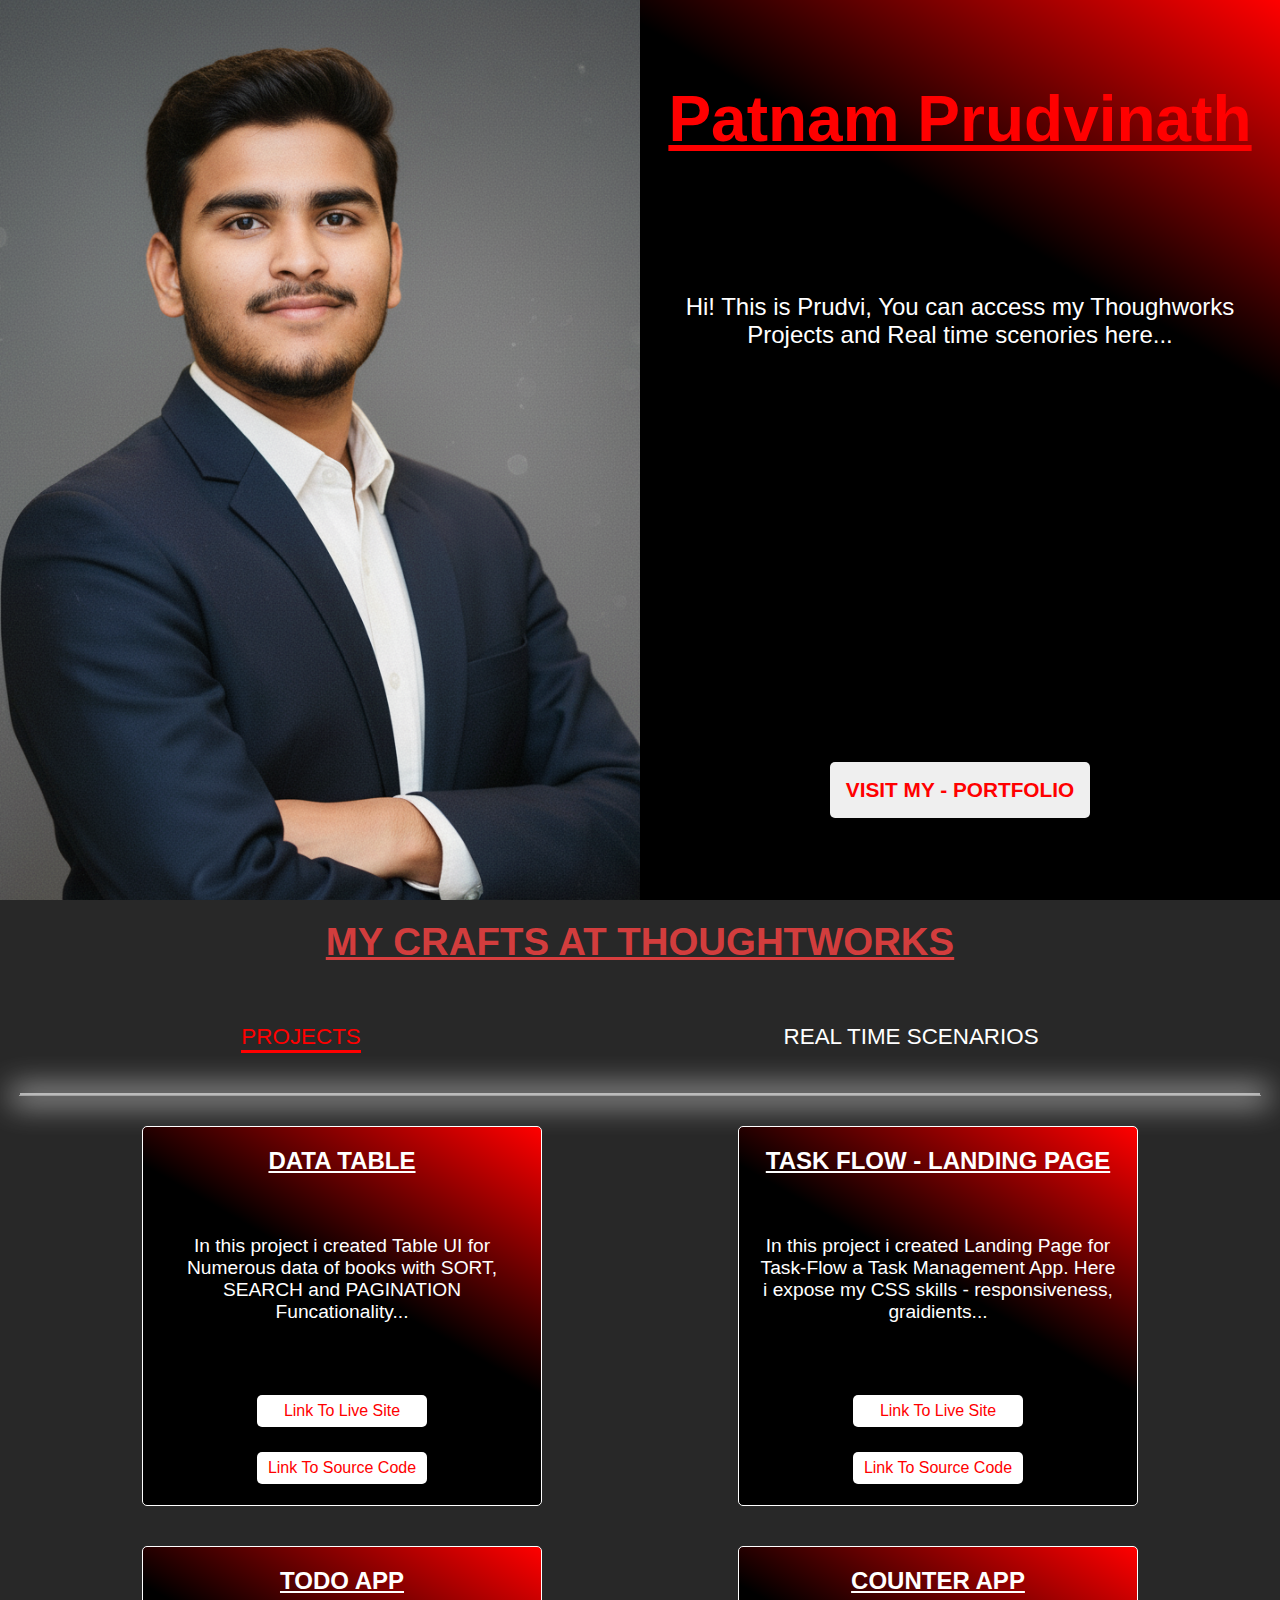
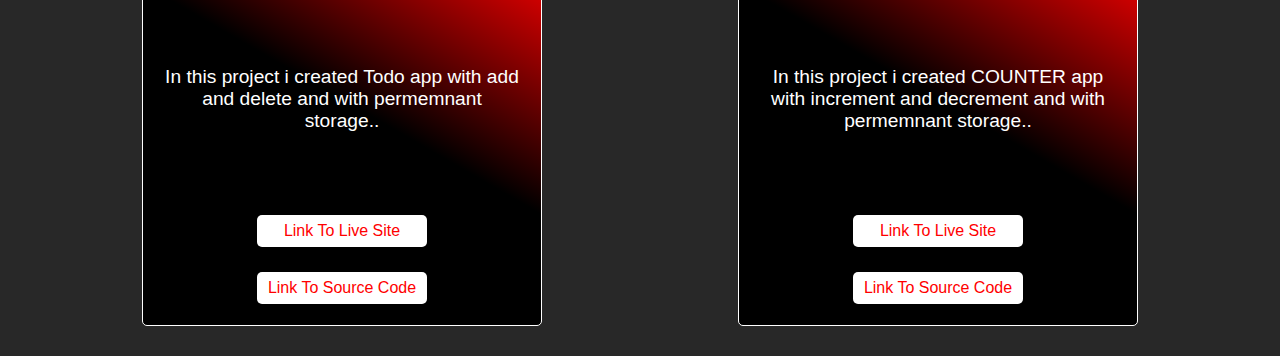
<file: index.html>
<!DOCTYPE html>
<html lang="en">

<head>
  <meta charset="UTF-8">
  <meta name="viewport" content="width=device-width, initial-scale=1.0">
  <title>THOUGHTWORKS PROJECTS - PATNAM PRUDVINATH</title>
  <link rel="shortcut icon" href="prudvi-professional.png" type="image/x-icon">
  <style>
    * {
      margin: 0;
      padding: 0;
      box-sizing: border-box;
    }

    body {
      font-family: 'Segoe UI', Tahoma, Geneva, Verdana, sans-serif;
      box-sizing: border-box;
    }

    .main-container {
      width: 100%;
      height: 100vh;
      display: flex;
      background: linear-gradient(210deg, red, black 24%);
    }

    .image-container {
      width: 50%;
      height: 100%;
    }

    .image-container img {
      width: 100%;
      height: 100%;
      object-fit: cover;
    }

    .description {
      color: white;
      width: 50%;
      padding: 20px;
      display: flex;
      flex-direction: column;
      align-items: center;
      justify-content: space-around;
    }

    .description h1 {
      font-size: clamp(3rem, 6rem, 5vw);
      color: red;
      height: 10%;
      text-decoration: underline;
    }

    .description p {
      font-size: clamp(.73rem, 1.5rem, 3vw);
      text-align: center;
      height: 40%;
    }

    .description button {
      font-size: 1.3rem;
      padding: .76em;
      color: red;
      font-weight: 600;
      border: none;
      border-radius: 5px;
      cursor: pointer;
    }

    .description button:hover {
      color: black;
    }

    .project-container {
      width: 100%;
      background-color: rgb(40, 40, 40);
      height: auto;
    }

    h2 {
      text-align: center;
      color: rgba(250, 67, 67, 0.84);
      padding-block: 20px;
      font-size: clamp(1rem, 5rem, 3vw);
      text-decoration: underline;
    }

    .project-container ul {
      display: flex;
      color: white;
      gap: 20px;
      font-size: 1.4rem;
      padding-inline: 20px;
      justify-content: space-around;
      padding-block: 40px;
      margin-inline: 20px;
      border-bottom: 2px solid rgba(255, 255, 255, 0.564);
    }

    .spray {
      width: 97%;
      height: 1px;
      box-shadow: 0 0 30px 8px rgba(255, 255, 255, 0.653);
      display: flex;
      background-color: rgba(255, 255, 255, 0.571);
      justify-self: center;
    }

    .project-container ul li {
      list-style: none;
      cursor: pointer;
    }

    .active {
      color: red;
      border-bottom: 3px solid red;
    }

    .projects,
    .real-time {
      min-height: 50vh;
    }

    .real-time {
      display: flex;
      align-items: center;
      justify-content: center;
    }

    .nowork {
      color: white;
    }

    .projects {
      width: 90%;
      display: flex;
      align-items: center;
      justify-content: space-around;
      justify-self: center;
      padding-block: 30px;
      flex-wrap: wrap;
      gap: 40px;
    }

    .project {
      width: 400px;
      max-width: 50%;
      height: 380px;
      background-color: gray;
      border: 1.5px solid white;
      border-radius: 5px;
      background: linear-gradient(210deg, red, black 44%);
      transition: all 3s;
    }

    .project:hover {
      transform: rotate(-3deg) scale(1.2);
    }

    .project h3 {
      text-align: center;
      padding-block: 10px;
      color: white;
      font-size: 1.5rem;
      height: 10%;
      text-decoration: underline;
      margin-top: 10px;
    }

    .project p {
      width: 100%;
      font-size: 1.2rem;
      height: 55%;
      text-align: center;
    }

    .links {
      display: flex;
      flex-direction: column;
      height: 30%;
      align-items: center;
      justify-content: space-around;
    }

    .links button {
      width: 170px;
      padding: .45em .2em;
      border: none;
      border-radius: 5px;
      cursor: pointer;
      color: red;
      background-color: white;
      font-size: 1em;
    }

    .links button:hover {
      color: black;
    }
  </style>
</head>

<body>
  <div class="main-container">
    <div class="image-container">
      <img src="prudvi-professional.png" alt="my-profile-photo">
    </div>
    <div class="description">
      <h1>Patnam Prudvinath</h1>
      <p>Hi! This is Prudvi, You can access my Thoughworks Projects and Real time scenories here...</p>
      <a href="https://prudvinath16.github.io/MY-PORTFOLIO"><button>VISIT MY - PORTFOLIO</button></a>
    </div>
  </div>
  <div class="project-container">
    <h2>MY CRAFTS AT THOUGHTWORKS</h2>
    <div class="nav">
      <ul>
        <li class="projects-link active">PROJECTS</li>
        <li class="real-time-link">REAL TIME SCENARIOS</li>
      </ul>
      <div class="spray"></div>
    </div>
    <div class="projects">
      <div class="project">
        <h3 class="project-title">DATA TABLE</h3>
        <p class="description">In this project i created Table UI for Numerous data of books with SORT, SEARCH and
          PAGINATION Funcationality...</p>
        <div class="links">
          <a href="offline/mini-project(data-table)/"><button>Link To Live Site</button></a>
          <a href="https://github.com/PRUDVINATH16/Thoughtworks/tree/main/offline/mini-project(data-table)"><button>Link
              To Source Code</button></a>
        </div>
      </div>

      <div class="project">
        <h3 class="project-title">TASK FLOW - LANDING PAGE</h3>
        <p class="description">In this project i created Landing Page for Task-Flow a Task Management App.
          Here i expose my CSS skills - responsiveness, graidients...
        </p>
        <div class="links">
          <a href="online/mini-project/"><button>Link To Live Site</button></a>
          <a href="https://github.com/PRUDVINATH16/Thoughtworks/tree/main/online/mini-project"><button>Link
              To Source Code</button></a>
        </div>
      </div>

      <div class="project">
        <h3 class="project-title">TODO APP</h3>
        <p class="description">In this project i created Todo app with add and delete and with permemnant storage..
        </p>
        <div class="links">
          <a href="offline/storage/todo-app.html"><button>Link To Live Site</button></a>
          <a href="https://github.com/PRUDVINATH16/Thoughtworks/blob/main/offline/storage/todo-app.html"><button>Link
              To Source Code</button></a>
        </div>
      </div>

      <div class="project">
        <h3 class="project-title">COUNTER APP</h3>
        <p class="description">In this project i created COUNTER app with increment and decrement and with permemnant storage..
        </p>
        <div class="links">
          <a href="offline/storage/counter-app.html"><button>Link To Live Site</button></a>
          <a href="https://github.com/PRUDVINATH16/Thoughtworks/blob/main/offline/storage/counter-app.html"><button>Link
              To Source Code</button></a>
        </div>
      </div>
    </div>
    <div class="real-time" style="display: none;">
      <h2 class="nowork">NO WORKS YET!!</h2>
    </div>
  </div>
  <div class="real-time" style="display: none;">
    <h2 class="nowork">NO WORKS YET!!</h2>
  </div>
  </div>

  <script>

    const real_link = document.querySelector('.real-time-link');
    const pro_link = document.querySelector('.projects-link');
    const real_div = document.querySelector('.real-time');
    const projects_div = document.querySelector('.projects');

    real_link.addEventListener('click', () => {
      pro_link.classList.remove('active');
      real_link.classList.add('active');

      real_div.style.display = "flex";
      projects_div.style.display = "none";
    });

    pro_link.addEventListener('click', () => {
      pro_link.classList.add('active');
      real_link.classList.remove('active');

      real_div.style.display = "none";
      projects_div.style.display = "flex";
    });

  </script>
</body>

</html>
</file>
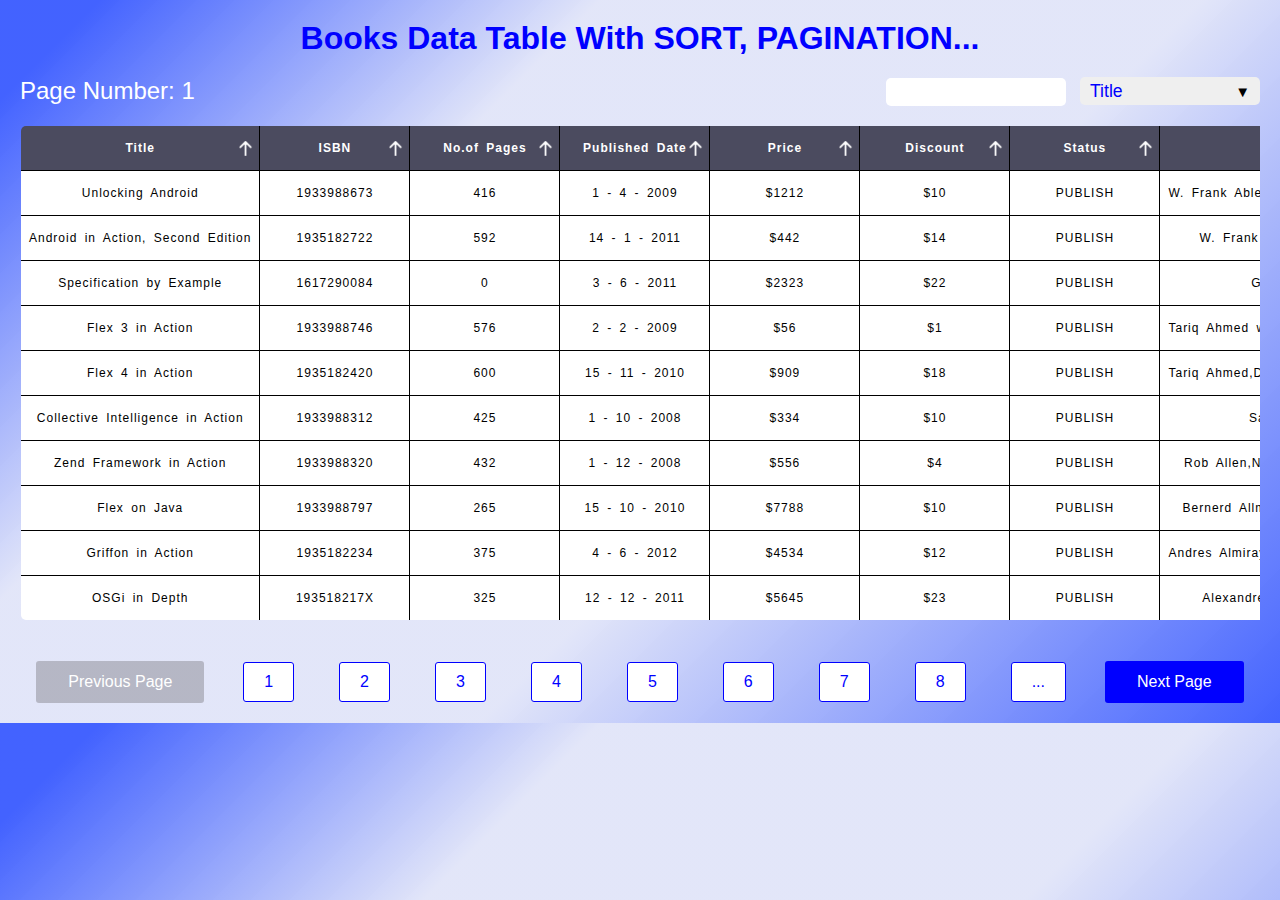
<file: offline/mini-project(data-table)/index.html>
<!DOCTYPE html>
<html lang="en">

<head>
  <meta charset="UTF-8">
  <meta name="viewport" content="width=device-width, initial-scale=1.0">
  <title>BOOKS DATA TABLE</title>

  <link rel="stylesheet" href="index.css">
</head>

<body>
  <h1>Books Data Table With SORT, PAGINATION...</h1>
  <div class="page-description search-container">
    <h2 class="page-number"></h2>
    <div class="search-div select-wrapper">
      <input type="text" class="input-search">
      <select name="" id="">
        <option value="title">Title</option>
        <option value="authors">Authors</option>
        <option value="categories">Categories</option>
      </select>
    </div>
  </div>
  <div class="table-container">
    <table>
      <thead>
        <tr>
          <th>
            Title
          </th>
          <th>
            ISBN
          </th>
          <th>
            No.of Pages
          </th>
          <th>
            Published Date
          </th>
          <th>
            Price
          </th>
          <th>
            Discount
          </th>
          <th>
            Status
          </th>
          <th>
            Authors
          </th>
          <th>
            Categories
          </th>
          <th>
            Thumnail URL
          </th>
          <th>
            Short Description
          </th>
          <th>
            Long Description
          </th>
        </tr>
      </thead>

      <tbody></tbody>
    </table>
  </div>

  <div class="pagenation-container">
    <button class="btn-prev" disabled>Previous Page</button>
    <div class="numbers">
      <span>1</span><span>2</span><span>3</span><span>4</span><span>5</span><span>6</span><span>7</span><span>8</span><span>...</span>
    </div>
    <button class="btn-next">Next Page</button>
  </div>

  <script src="data.js"></script>
  <script src="index.js"></script>
</body>

</html>
</file>
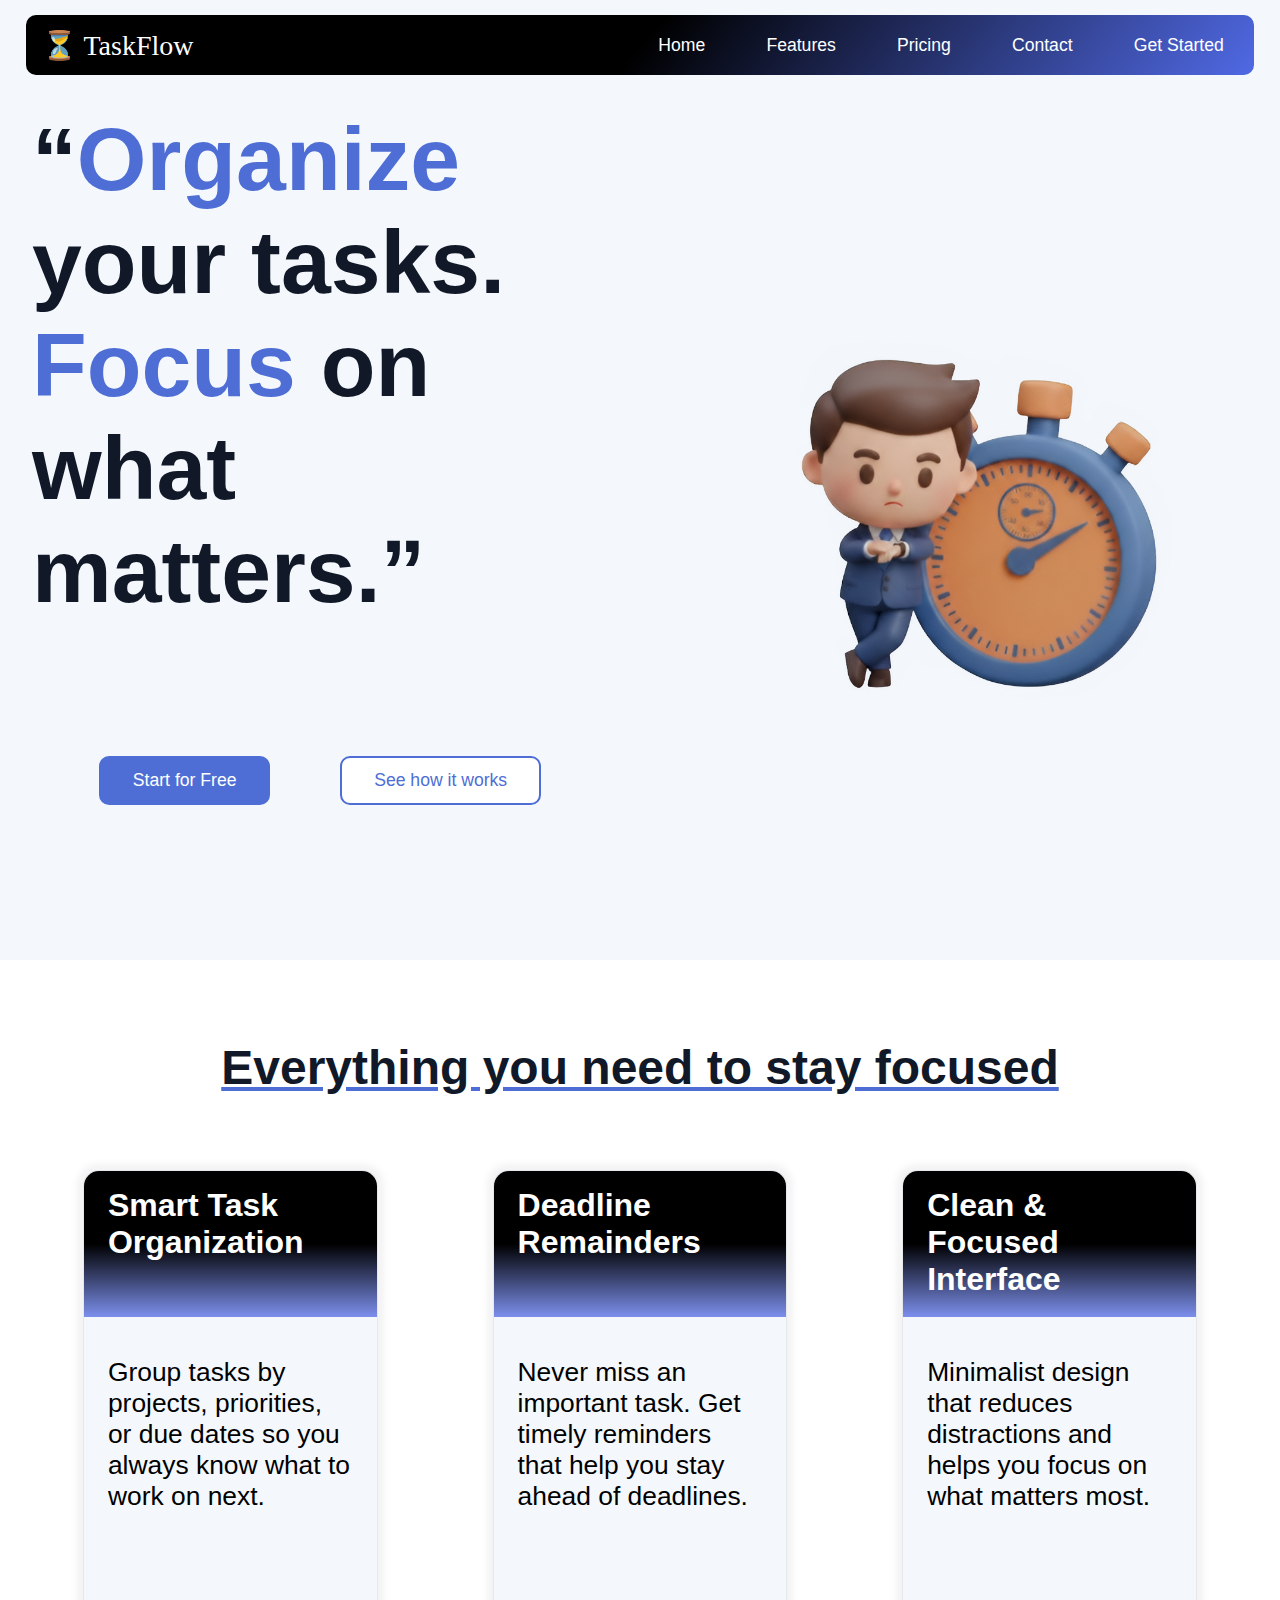
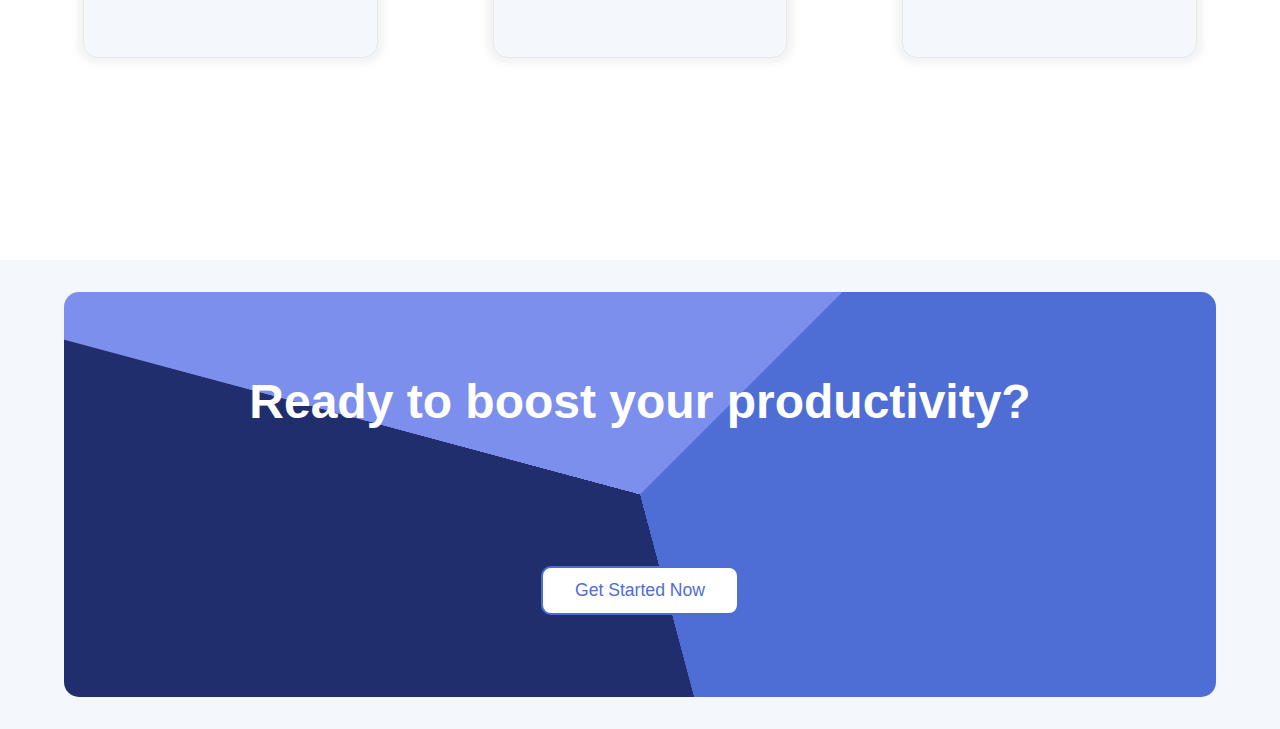
<file: online/mini-project/index.html>
<!DOCTYPE html>
<html lang="en">

<head>
  <meta charset="UTF-8">
  <meta name="viewport" content="width=device-width, initial-scale=1.0">
  <title>TaskFlow - Simple Task Management App</title>

  <link rel="stylesheet" href="index.css">
</head>

<body>
  <main>
    <header>
      <div class="logo">
        <p>⏳ TaskFlow</p>
      </div>
      <input type="checkbox" id="label-for-nav" style="display: none;">
      <nav>
        <ul>
          <li>Home</li>
          <li>Features</li>
          <li>Pricing</li>
          <li>Contact</li>
          <li>Get Started</li>
        </ul>
      </nav>
      <div class="hamburger">
        <label for="label-for-nav"><img src="more.png" alt="more options" ></label>
      </div>
    </header>

    <div class="hero-section">
      <div class="heading-section">
        <div class="heading">
          <h1>“<span>Organize</span> your tasks. <span>Focus</span> on what matters.”</h1>
        </div>
        <div class="button-section">
          <button>Start for Free</button>
          <button>See how it works</button>
        </div>
      </div>
      <div class="image-section">
        <img src="time-management-icon.png" alt="time management image">
      </div>
    </div>

    <div class="features-section">
      <h2>Everything you need to stay focused</h2>
      <div class="cards">
        <div class="card">
          <h3>Smart Task Organization</h3>
          <p>Group tasks by projects, priorities, or due dates so you always know what to work on next.</p>
        </div>
        <div class="card">
          <h3>Deadline Remainders</h3>
          <p>Never miss an important task. Get timely reminders that help you stay ahead of deadlines.</p>
        </div>
        <div class="card">
          <h3>Clean & Focused Interface</h3>
          <p>Minimalist design that reduces distractions and helps you focus on what matters most.</p>
        </div>
      </div>
    </div>

    <div class="cta-section">
      <h2>Ready to boost your productivity?</h2>
      <button>Get Started Now</button>
    </div>
  </main>

  <script>
    /* function navigation() {
      let nav = document.querySelector("nav");
      nav.classList.toggle("nav2");
      document.querySelector("ul").classList.toggle("ul2");
    } */
  </script>
</body>

</html>
</file>
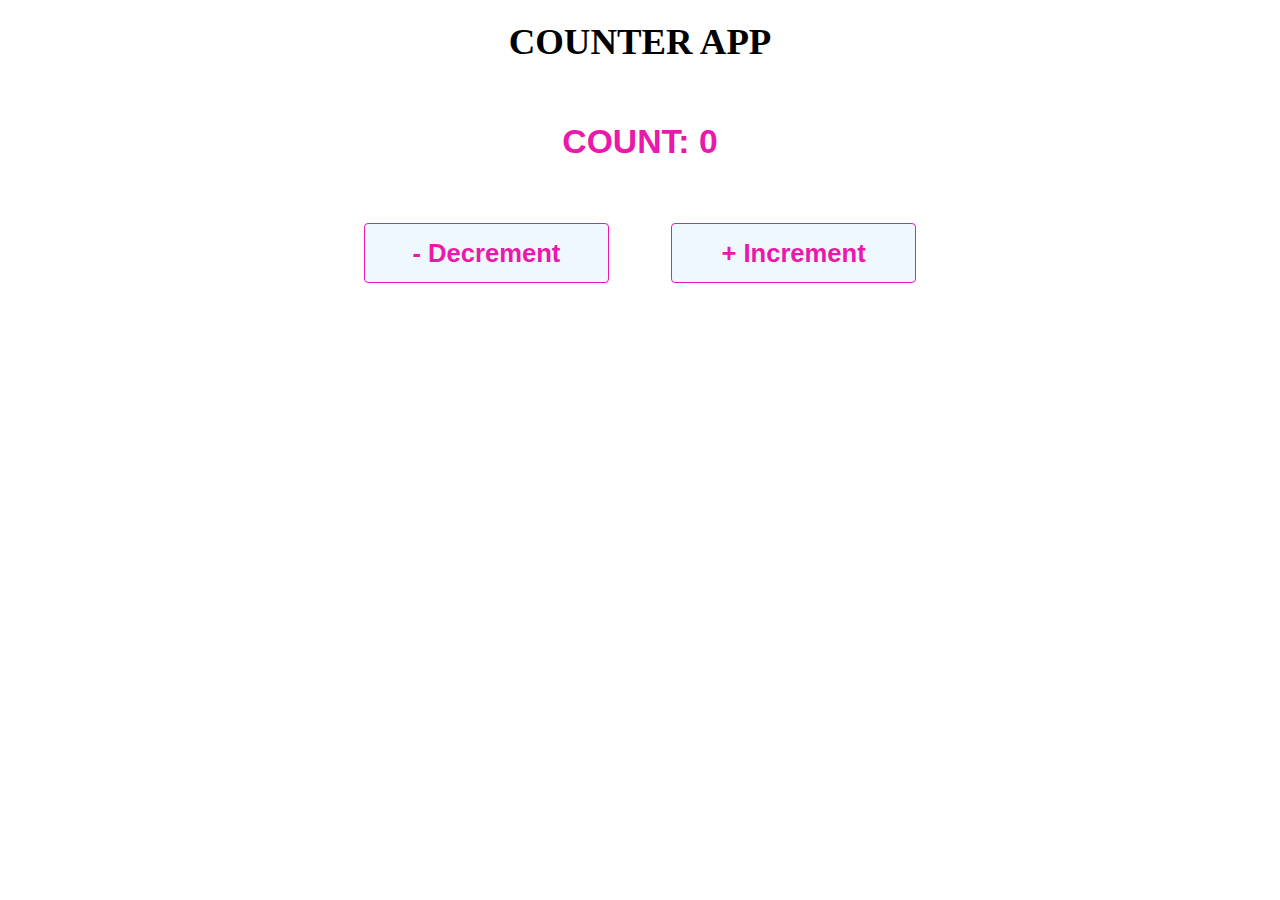
<file: offline/storage/counter-app.html>
<!DOCTYPE html>
<html lang="en">

<head>
  <meta charset="UTF-8">
  <meta name="viewport" content="width=device-width, initial-scale=1.0">
  <title>COUNTER APP</title>

  <style>
    * {
      margin: 0;
      padding: 0;
      box-sizing: border-box;
      font-family: Verdana, Geneva, Tahoma, sans-serif;
    }

    h2 {
      font-family: cursive;
      font-size: 2.3rem;
      text-align: center;
      margin-block: 20px;
    }

    .main-container {
      width: 80%;
      display: flex;
      justify-self: center;
      flex-direction: column;
    }

    .counter {
      width: 100%;
      height: 60px;
      font-size: 1.8rem;
      text-align: center;
      color: rgb(234, 24, 171);
      margin-top: 40px;
    }

    .buttons {
      width: 60%;
      display: flex;
      justify-content: space-around;
      align-self: center;
      height: 60px;
      margin-top: 40px;
    }

    button {
      width: 40%;
      font-size: 1.6rem;
      color: rgb(234, 24, 171);
      background-color: aliceblue;
      border: 1.8px solid rgb(234, 24, 171);
      cursor: pointer;
      font-weight: 700;
      transition: all 2s;
      border-radius: 4px;
    }

    button:hover {
      background-color: rgb(234, 24, 171);
      color: aliceblue;
    }
  </style>
</head>

<body>

  <h2>COUNTER APP</h2>

  <div class="main-container">
    <div class="counter">
      <h3>COUNT: 0</h3>
    </div>
    <div class="buttons">
      <button class="dec"> - Decrement</button>
      <button class="inc"> + Increment</button>
    </div>
  </div>

  <script>

    let count = 0;
    const count_ele = document.querySelector('h3');

    if (localStorage.getItem('count')) {
      count = localStorage.getItem('count');
      count_ele.textContent = `COUNT: ${count}`;
    }

    document.querySelector('.inc').addEventListener('click', () => {
      count++;
      localStorage.setItem('count', count);
      count_ele.textContent = `COUNT: ${count}`;
    });

    document.querySelector('.dec').addEventListener('click', () => {
      count--;
      localStorage.setItem('count', count);
      count_ele.textContent = `COUNT: ${count}`;
    })

  </script>

</body>

</html>
</file>
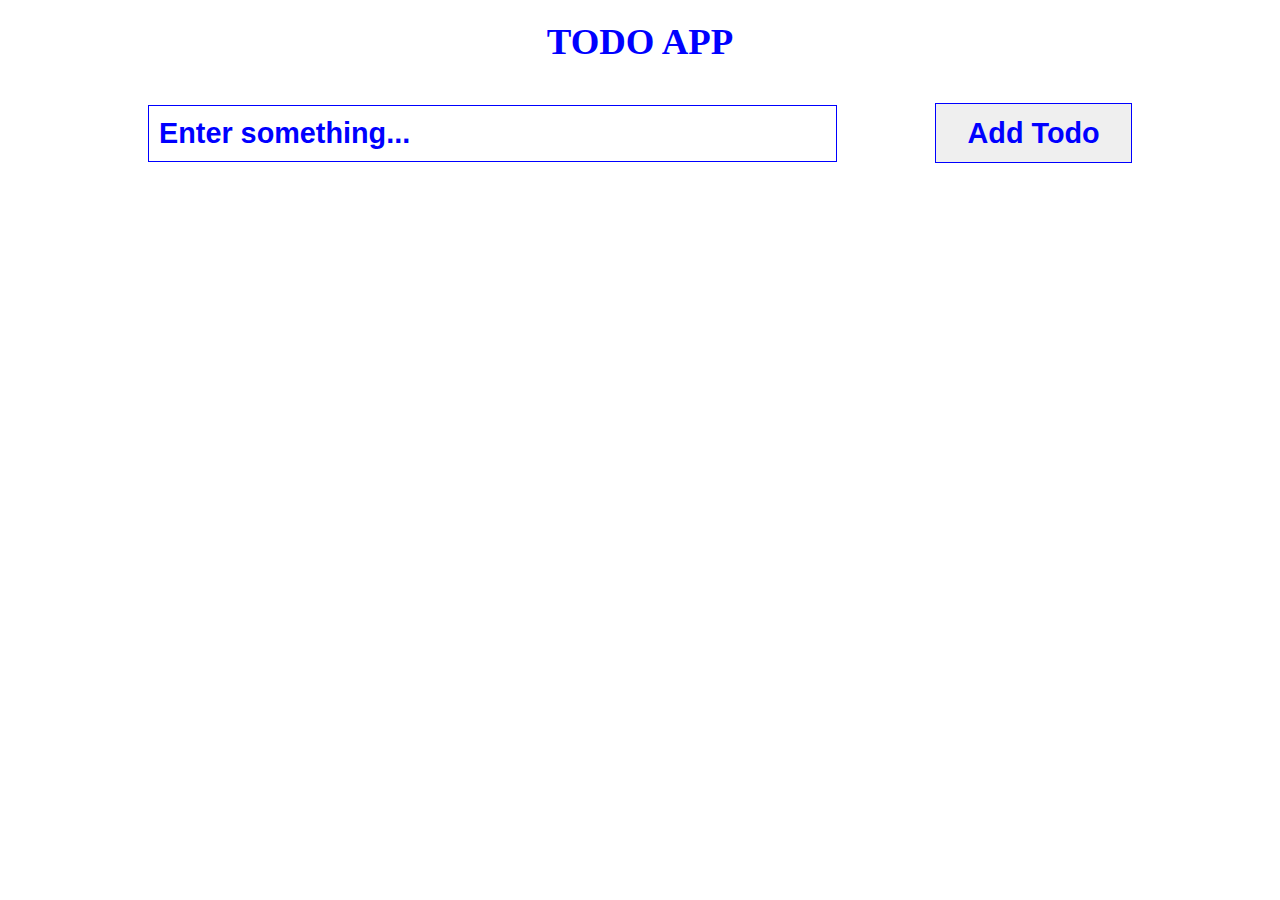
<file: offline/storage/todo-app.html>
<!DOCTYPE html>
<html lang="en">

<head>
  <meta charset="UTF-8">
  <meta name="viewport" content="width=device-width, initial-scale=1.0">
  <title>TODO</title>

  <style>
    * {
      margin: 0;
      padding: 0;
      box-sizing: border-box;
    }

    h2 {
      text-align: center;
      font-size: 2.3rem;
      margin-block: 20px;
      font-family: cursive;
      color: blue;
    }

    .main-container {
      width: 80%;
      display: flex;
      justify-self: center;
      height: auto;
      padding: 20px;
      flex-direction: column;
      /* background-color: gray; */
    }

    .main-container .input-section {
      width: 100%;
      height: 60px;
      display: flex;
      align-items: center;
      justify-content: space-between;
      position: sticky;
      top: 10px;
      background-color: white;
    }

    .input-section input {
      width: 70%;
      height: 95%;
      font-size: 1.8rem;
      padding-left: 10px;
      font-weight: 600;
      color: blue;
      border: 1.3px solid blue;
    }

    .input-section input:focus {
      outline: 5px solid rgba(172, 172, 231, 0.833);
    }

    .input-section input::placeholder {
      color: blue;
    }

    .input-section button,
    li button {
      width: 20%;
      height: 100%;
      font-size: 1.8rem;
      color: blue;
      font-weight: 600;
      cursor: pointer;
      border: 1.3px solid blue;
    }

    .input-section button:hover,
    li button:hover {
      outline: 5px solid rgba(172, 172, 231, 0.833);
    }

    .todos-section {
      width: 100%;
    }

    ul {
      margin-block: 40px;
    }

    li {
      list-style: none;
      font-weight: 600;
      color: blue;
      font-size: 2rem;
      font-family: 'Segoe UI', Tahoma, Geneva, Verdana, sans-serif;
      display: flex;
      height: 60px;
      justify-content: space-between;
      align-items: center;
      margin-bottom: 10px;
    }

    li input[type="checkbox"] {
      width: 40px;
      height: 40px;
      accent-color: rgb(125, 104, 242);
    }

    li input[type="checkbox"]:checked+span {
      text-decoration: line-through;
      text-decoration-color: rgb(125, 104, 242);
    }

    li span {
      width: 60%;
      height: 100%;
      display: flex;
      align-items: center;
      text-transform: uppercase;
    }

    .no-todos {
      text-align: center;
      font-family: 'Lucida Sans';
      font-size: 2rem;
      color: blue;
      font-weight: 600;
    }

    .block {
      display: flex;
      gap: 20px;
      align-items: center;
    }

    /* ================= RESPONSIVE ================= */

    @media (max-width: 768px) {

      h2 {
        font-size: 1.8rem;
      }

      .main-container {
        width: 95%;
        padding: 10px;
      }

      .main-container .input-section {
        flex-direction: column;
        height: auto;
        gap: 10px;
        position: static;
      }

      .input-section input {
        width: 100%;
        height: 50px;
        font-size: 1.2rem;
      }

      .input-section button {
        width: 100%;
        height: 50px;
        font-size: 1.2rem;
      }

      ul {
        margin-block: 20px;
      }

      li {
        flex-direction: column;
        align-items: flex-start;
        height: auto;
        padding: 10px;
        gap: 10px;
        font-size: 1.2rem;
      }

      li span {
        width: 100%;
        height: auto;
      }

      li input[type="checkbox"] {
        width: 25px;
        height: 25px;
        display: inline;
      }

      li button {
        width: 100%;
        height: 45px;
        font-size: 1.1rem;
      }

      .no-todos {
        font-size: 1.3rem;
      }
    }
  </style>
</head>

<body>
  <h2>TODO APP</h2>
  <div class="main-container">
    <div class="input-section">
      <input type="text" required placeholder="Enter something...">
      <button class="add-todo-btn">Add Todo</button>
    </div>
    <div class="todos-section">
      <ul></ul>
    </div>
  </div>

  <script>

    let todos = [];

    document.querySelector('input').addEventListener('keydown', (e) => {
      if (e.key == 'Enter') {
        addTodo();
      }
    })

    if (localStorage.getItem('todos')) {
      todos = JSON.parse(localStorage.getItem('todos'));
      genTodoUI();
    }

    document.querySelector('.add-todo-btn').addEventListener('click', addTodo);

    function addTodo() {
      let input_val = document.querySelector('input');
      if (!input_val.value) return;
      todos.push({ name: input_val.value, checked: false });
      input_val.value = '';
      localStorage.setItem('todos', JSON.stringify(todos));
      genTodoUI();
    }


    function genTodoUI() {
      let ulList = document.querySelector('ul');
      ulList.innerHTML = '';
      let liHTML = '';

      todos.forEach((todo, index) => {
        liHTML += `<li><div class="block"><input type="checkbox" class="checkbox" ${todo.checked ? 'checked' : 'unchecked'}  data-index="${index}"><span>${todo.name}</span></div><button data-index="${index}">Delete</button></li>`;
      });

      if (liHTML == '') {
        liHTML = "<p class='no-todos'>No Todo's yet</p>";
      }

      ulList.innerHTML = liHTML;
    }

    document.querySelector('.todos-section').addEventListener('click', (e) => {

      if (e.target.classList.contains('checkbox')) {
        index = e.target.dataset.index;

        todos[index].checked = !todos[index].checked;
        localStorage.setItem('todos', JSON.stringify(todos));
        genTodoUI();
      }

      if (e.target.textContent == "Delete") {
        index = Number(e.target.dataset.index);

        // let t2 = []
        // for (let i = 0; i < todos.length; i++) {
        //   if (i != index) t2.push(todos[i])
        // }
        // todos = t2;
        todos.splice(index, 1);

        // console.log(todos)
        // t1 = todos.slice(0, index).concat(todos.slice(index+1));
        // console.log(t1)
        // t2 = todos.slice(index+1)
        // console.log(t1, t2)
        // t3 = []
        // t3 = [...t1, ...t2]
        // console.log(t3)

        // let t2 = todos.reduce( (t1, t3) => {
        //   if(t3 != todos[index]){
        //     t1.push(t3)
        //   }
        //   return t1;
        // }, [])

        // todos = t2

        localStorage.setItem('todos', JSON.stringify(todos));
        genTodoUI();
      } else {
        return;
      }

    });
  </script>
</body>

</html>
</file>
<file: offline/mini-project(data-table)/index.css>
:root {}

body {
  background: linear-gradient(135deg, rgba(4, 46, 255, 0.749) 5%, rgba(214, 219, 246, 0.699) 30%, rgba(214, 219, 246, 0.699) 60%, rgba(4, 46, 255, 0.749));
}

* {
  margin: 0;
  padding: 0;
  box-sizing: border-box;
  font-family: 'Segoe UI', Tahoma, Geneva, Verdana, sans-serif;
}

.sort-img-container {
  width: 25px;
  height: 25px;
}

.sort-img-container img {
  width: 100%;
  height: 100%;
}

table,
td,
th {
  border-collapse: collapse;
  border: 1px solid black;
  border-spacing: 0 !important;
}

th,
td {
  width: 180px;
  min-width: 150px;
  max-width: 260px;
  height: 45px;
  padding-inline: 8px;
  font-size: .75rem;
  letter-spacing: 1px;
  word-spacing: 3px;
  background-color: rgb(255, 255, 255);
}

th {
  scrollbar-width: none;
  overflow: hidden;
  background-color: rgb(75, 75, 95);
  color: white;
  position: relative;
  cursor: pointer;
}

th:not(:nth-child(10))::after {
  content: '';
  position: absolute;
  width: 20px;
  height: 15px;
  background: url(images/up-arrow.png) no-repeat center;
  background-size: contain;
  right: 4px;
}

th div:nth-child(1) {
  display: flex;
  width: 100%;
  justify-content: center;
  text-align: center;
}

td {
  text-align: center;
  position: relative;
  overflow: visible;
  transition: all 2s;
  text-overflow: ellipsis;
  white-space: nowrap;
}

td:hover::after {
  content: var(--after-content);
  position: absolute;
  width: fit-content;
  height: fit-content;
  background-color: rgb(83, 69, 240);
  border: 2px solid black;
  border-radius: 3px;
  top: 30px;
  left: 10px;
  z-index: 3;
  white-space: normal;
  overflow: hidden;
  text-overflow: ellipsis;
  padding: 5px;
  color: white;
}

tr:nth-last-child(-n+3) td:hover::after {
  bottom: 70;
  top:auto;
}

h1 {
  text-align: center;
  margin: 20px;
  color: blue;
  font-weight: 800;
}

.table-container {
  overflow-x: scroll;
  margin: 20px;
  scrollbar-width: none;
}


table {
  border-radius: 6px;
  overflow: hidden;
}

.page-number {
  padding-left: 20px;
  color: white;
  font-weight: 500;
}

.page-description {
  display: flex;
  justify-content: space-between;
}

.search-div{
  margin-right: 20px;
}

.search-div input, .search-div select {
  height: 100%;
  width: 180px;
  border: none;
  margin-left: 10px;
  border-radius: 5px;
  color: blue;
  font-size: 1.1rem;
  padding-inline: 10px;
  padding-right: 10px;
}

.search-div input:focus, .search-div select:focus {
  border: 1.5px solid blue;
  outline: none;
}

select {
  appearance: none;
  -webkit-appearance: none;
  -moz-appearance: none;
}
.select-wrapper {
  position: relative;
  display: inline-block;
}

.select-wrapper::after {
  content: "▼";
  position: absolute;
  right: 10px;
  top: 50%;
  transform: translateY(-50%);
  pointer-events: none; /* important */
  font-size: 15px;
}


.pagenation-container {
  margin: 20px;
  display: flex;
  justify-content: space-evenly;
  align-items: center;
  margin-top: 40px;
}

.pagenation-container .numbers {
  width: 70%;
}

.pagenation-container button {
  padding: .75em 2rem;
  font-size: 1rem;
  cursor: pointer;
  color: white;
  background-color: blue;
  border-radius: 3px;
  border: none;
}

.pagenation-container button:hover{
  background-color: rgb(4, 4, 218);
}

.pagenation-container button:disabled {
  background-color: rgba(75, 73, 73, 0.295);
}

.numbers {
  display: flex;
  justify-content: space-around;
}

.numbers span {
  background-color: white;
  color: blue;
  padding: 10px 20px;
  border-radius: 3px;
  cursor: pointer;
  border: 1px solid blue;
}
</file>
<file: online/mini-project/index.css>
:root {
  --indigo: #4e6ed5;
  --blue-shade: linear-gradient(130deg, #000 50%, #5069e4 100%);
  --blue-shade2: linear-gradient(180deg, #000 50%, #7c8fec 100%);
  --dark-text: #111827;
  --light-text: #6B7280;
  --background: #f4f8fd;
  --card-background: #FFFFFF;
  --border: #E5E7EB;
}

* {
  margin: 0;
  padding: 0;
  box-sizing: border-box;
  font-family: 'Segoe UI', Tahoma, Geneva, Verdana, sans-serif;
}

body {
  background-color: var(--background);
  width: 100%;
}

header {
  width: 96%;
  height: 60px;
  background: var(--blue-shade);
  display: flex;
  color: white;
  position: sticky;
  top: 15px;
  justify-self: center;
  border-radius: 10px;
  z-index: 2;
}

.logo {
  width: 15%;
  display: flex;
  align-items: center;
  justify-content: center;
}

.logo p {
  width: fit-content;
  font-size: 1.75rem;
  font-family: fantasy;
}

nav {
  width: 85%;
  height: 100%;
}

nav ul {
  width: 60%;
  display: flex;
  height: 100%;
  align-items: center;
  justify-content: space-around;
  justify-self: flex-end;
  font-size: 1.1rem;
}

nav ul li {
  list-style: none;
  padding: 0.5rem 1.3rem;
  border: 1px solid transparent;
}

nav ul li:hover {
  cursor: pointer;
  background-color: rgba(255, 255, 255, 0.479);
  backdrop-filter: blur(10px);
  border-radius: 10px;
  border: 1px solid white;
}

.hamburger {
  width: 40px;
  height: 100%;
  display: flex;
  align-items: center;
  justify-content: flex-start;
  display: none;
}

.hamburger img {
  width: 60%;
  height: 40%;
}

.hero-section {
  width: 100%;
  height: 100vh;
  display: flex;
}

.heading-section {
  width: 50%;
  height: 100vh;
}

.heading-section .heading {
  font-size: 2.8rem;
  padding: 3rem 2rem;
  color: var(--dark-text);
  height: 75%;
}

.heading-section .heading span {
  color: var(--indigo);
}

.heading-section .button-section {
  height: 10%;
  display: flex;
  align-items: center;
  justify-content: space-around;
  width: 80%;
  justify-self: center;
  align-self: baseline;
}

.hero-section .button-section button {
  padding: .75rem 2rem;
  background-color: var(--indigo);
  border: 2px solid transparent;
  border-radius: 10px;
  color: white;
  font-size: 1.1rem;
  cursor: pointer;
  transition: all .3s ease-in
}

.hero-section .button-section button:nth-child(2) {
  background-color: white;
  color: var(--indigo);
  border: 2px solid var(--indigo);
}

.hero-section .button-section button:hover {
  background: var(--blue-shade);
  border: 2px solid white;
  color: white;
}

.image-section {
  width: 50%;
  height: 100vh;
  display: flex;
  align-items: center;
  justify-content: center;
}

.image-section img {
  width: 90%;
  height: auto;
}

.features-section {
  width: 100%;
  background-color: var(--card-background);
  height: 100vh;
  padding-top: 5rem;
}

.features-section h2 {
  font-size: 3rem;
  color: var(--dark-text);
  text-align: center;
  text-decoration: underline;
  text-decoration-color: var(--indigo);
}

.cards {
  width: 96%;
  height: 70%;
  margin: 2rem auto;
  display: flex;
  align-items: center;
  justify-content: space-around;
}

.card {
  width: 24%;
  height: 85%;
  background-color: var(--background);
  border: 1px solid var(--border);
  border-radius: 15px;
  box-shadow: 0 0px 6px 6px rgba(140, 138, 138, 0.1);
  display: flex;
  flex-direction: column;
  align-items: center;
  transition: all .3s ease-in-out;
}

.card:hover {
  box-shadow: 0 0px 12px 8px rgba(140, 138, 138, 0.2);
  transform: rotate(-5deg) scale(1.1);
  background: var(--blue-shade);
}

.card:hover p {
  color: white;
}

.card:hover h3 {
  background: transparent;

}

.card h3 {
  color: white;
  margin-bottom: 1rem;
  font-size: 2rem;
  height: 30%;
  background: var(--blue-shade2);
  padding: 1rem 1.5rem;
  border-top-left-radius: 15px;
  border-top-right-radius: 15px;
  width: 100%;
}

.card p {
  color: rgb(0, 0, 0);
  font-size: 1.65rem;
  padding: 1.5rem;
}

.cta-section {
  width: 90%;
  height: 45vh;
  display: flex;
  flex-direction: column;
  align-items: center;
  justify-content: space-around;
  background-color: var(--background);
  background-image: conic-gradient(from 45deg,
      #4e6ed5 0deg 120deg,
      #212e6d 120.1deg 240deg,
      #7c8fec 240.1deg 360deg);
  margin: 2rem auto;
  border-radius: 15px;
  padding: 2rem 0;
}

.cta-section h2 {
  font-size: 3rem;
  color: white;
  margin-bottom: 1.5rem;
  height: 20%;
}

.cta-section button {
  padding: .75rem 2rem;
  background-color: white;
  border: 2px solid var(--indigo);
  border-radius: 10px;
  color: var(--indigo);
  font-size: 1.1rem;
  cursor: pointer;
  transition: all .3s ease-in;
}

.cta-section button:hover {
  transform: translateY(-.3rem);
  box-shadow: 0 2px 2px rgba(0, 0, 0, 0.772);
  border: none;
}

#label-for-nav:checked~nav {
  display: flex;
  height: 400px;
  background: var(--blue-shade2);
  position: absolute;
  top: 3.35rem;
  width: 100%;
  border-bottom-left-radius: 10px;
  border-bottom-right-radius: 10px;
  border-radius: 10px;
  right: -150px;
  opacity: 0;
  animation: slide-in 1s forwards;
}

@keyframes slide-in {
  to {
    right: .18rem;
    opacity: 1;
  }
}

#label-for-nav:checked~nav ul {
  flex-direction: column;
  width: 100%;
}

@media (max-width: 769px) {
  header {
    height: 50px;
  }

  .hamburger {
    display: flex;
  }

  header .logo {
    width: 100%;
  }

  header .logo p {
    font-size: 1.2rem;
    text-align: center;
    width: 100%;
  }

  header nav {
    display: none;
  }

  .hero-section .heading {
    font-size: 1.4rem;
  }

  .hero-section .heading-section {
    width: 100%;
    height: 80vh;
    align-items: space-around;
  }

  .image-section {
    display: none;
  }

  .heading-section .button-section {
    flex-direction: column;
    height: auto;
    width: 90%;
    gap: 10px;
  }

  .heading-section .button-section button {
    width: 100%;
  }

  .features-section h2 {
    font-size: 2rem;
  }

  .features-section {
    height: auto;
    padding-bottom: 2rem;
  }

  .cards {
    flex-direction: column;
    height: auto;
    width: 300px;
  }

  .card {
    width: 100%;
    margin-bottom: 2rem;
  }

  .card h3 {
    font-size: 1rem;
  }

  .card p {
    font-size: 1rem;
  }

  .cta-section h2 {
    font-size: 1.5rem;
    text-align: center;
  }


}

@media (max-width: 321px) {
  header .logo {
    width: 100%;
  }

  .hero-section .heading {
    font-size: 1.2rem;
  }

  .features-section h2 {
    font-size: 1.4rem;
  }

  .cards {
    width: 250px;
  }

  .cta-section h2 {
    font-size: 1.3rem;
  }

  .cta-section button {
    padding: .5rem 1.5rem;
    font-size: 1rem;
  }

}
</file>
